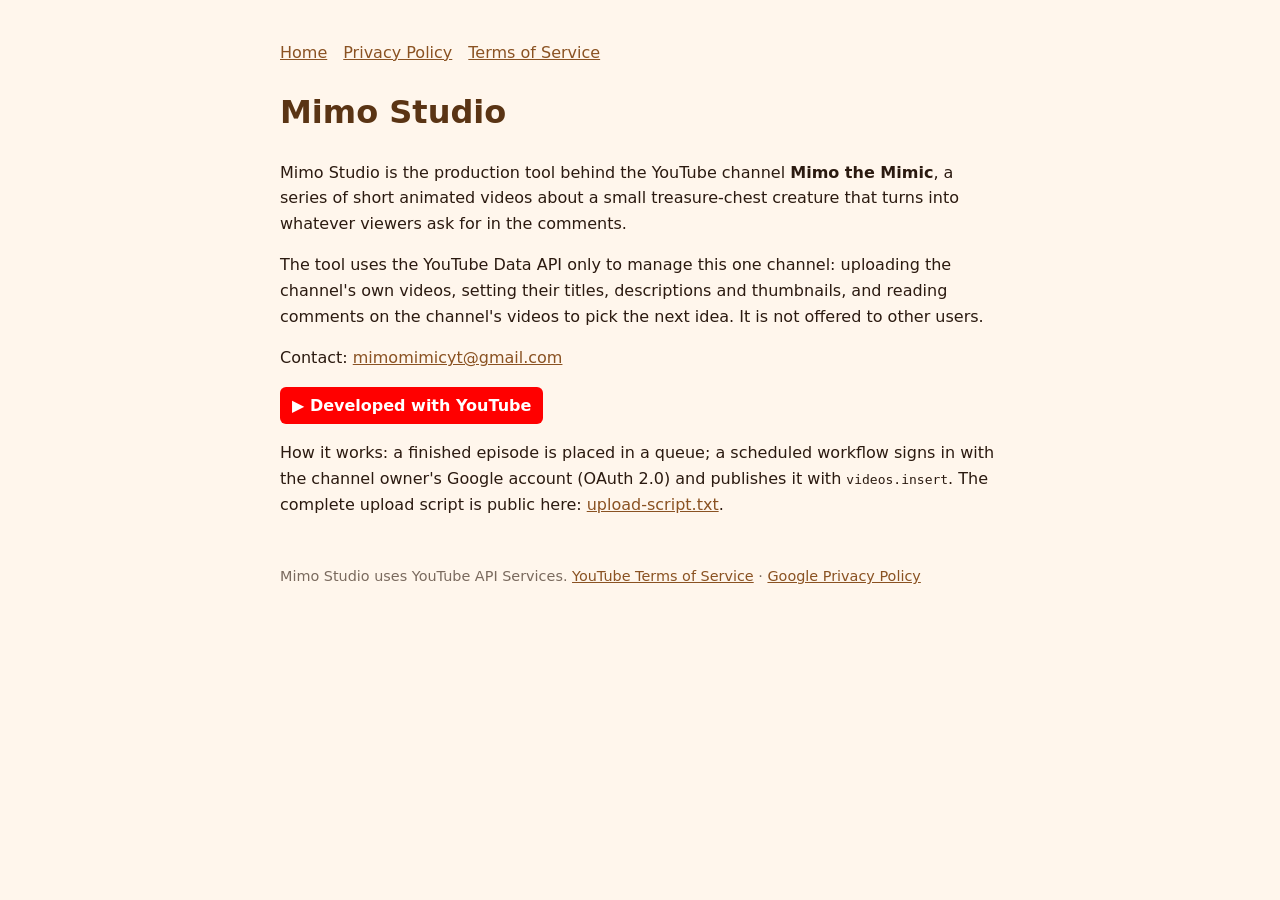
<file: index.html>
<!DOCTYPE html><html lang="en"><head><meta charset="utf-8"><meta name="viewport" content="width=device-width,initial-scale=1">
<title>Mimo Studio</title><link rel="stylesheet" href="style.css"></head><body>
<nav><a href="./">Home</a><a href="privacy.html">Privacy Policy</a><a href="terms.html">Terms of Service</a></nav>
<h1>Mimo Studio</h1>
<p>Mimo Studio is the production tool behind the YouTube channel <strong>Mimo the Mimic</strong>, a series of short animated videos about a small treasure-chest creature that turns into whatever viewers ask for in the comments.</p>
<p>The tool uses the YouTube Data API only to manage this one channel: uploading the channel's own videos, setting their titles, descriptions and thumbnails, and reading comments on the channel's videos to pick the next idea. It is not offered to other users.</p>
<p>Contact: <a href="mailto:mimomimicyt@gmail.com">mimomimicyt@gmail.com</a></p>
<p class="yt-badge"><span style="display:inline-block;background:#ff0000;color:#fff;font-weight:700;padding:6px 12px;border-radius:6px">&#9654; Developed with YouTube</span></p>
<p>How it works: a finished episode is placed in a queue; a scheduled workflow signs in with the channel owner's Google account (OAuth 2.0) and publishes it with <code>videos.insert</code>. The complete upload script is public here: <a href="upload-script.txt">upload-script.txt</a>.</p>
<footer>Mimo Studio uses YouTube API Services. <a href="https://www.youtube.com/t/terms">YouTube Terms of Service</a> · <a href="https://policies.google.com/privacy">Google Privacy Policy</a></footer>
</body></html>
</file>
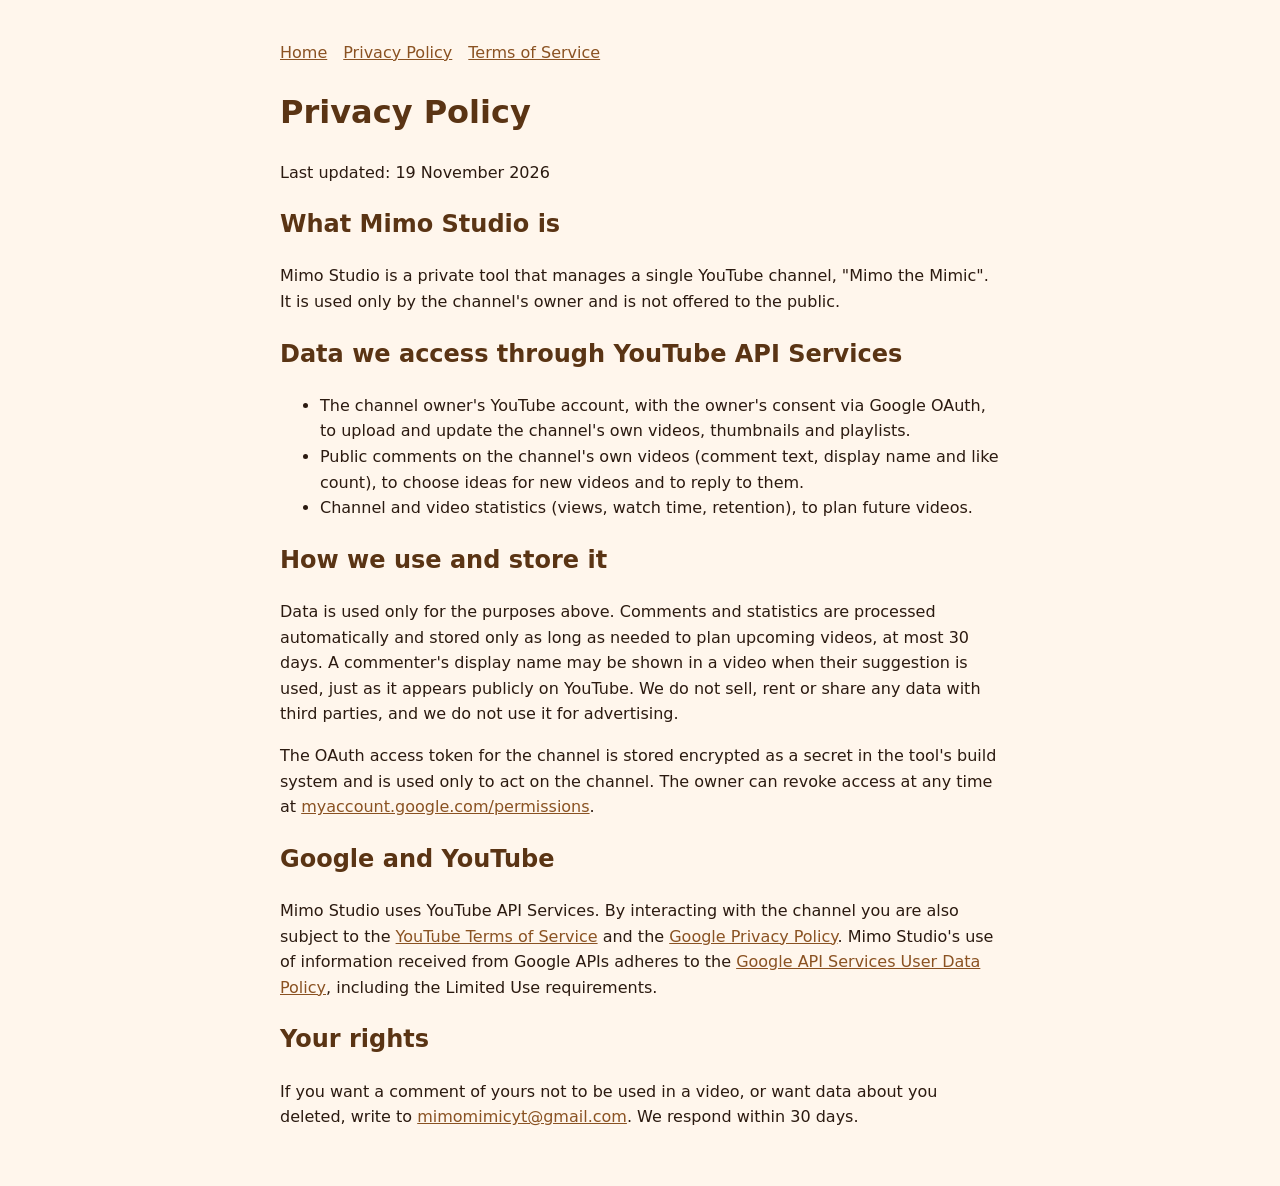
<file: privacy.html>
<!DOCTYPE html><html lang="en"><head><meta charset="utf-8"><meta name="viewport" content="width=device-width,initial-scale=1">
<title>Privacy Policy – Mimo Studio</title><link rel="stylesheet" href="style.css"></head><body>
<nav><a href="./">Home</a><a href="privacy.html">Privacy Policy</a><a href="terms.html">Terms of Service</a></nav>
<h1>Privacy Policy</h1>
<p>Last updated: 19 November 2026</p>
<h2>What Mimo Studio is</h2>
<p>Mimo Studio is a private tool that manages a single YouTube channel, "Mimo the Mimic". It is used only by the channel's owner and is not offered to the public.</p>
<h2>Data we access through YouTube API Services</h2>
<ul>
<li>The channel owner's YouTube account, with the owner's consent via Google OAuth, to upload and update the channel's own videos, thumbnails and playlists.</li>
<li>Public comments on the channel's own videos (comment text, display name and like count), to choose ideas for new videos and to reply to them.</li>
<li>Channel and video statistics (views, watch time, retention), to plan future videos.</li>
</ul>
<h2>How we use and store it</h2>
<p>Data is used only for the purposes above. Comments and statistics are processed automatically and stored only as long as needed to plan upcoming videos, at most 30 days. A commenter's display name may be shown in a video when their suggestion is used, just as it appears publicly on YouTube. We do not sell, rent or share any data with third parties, and we do not use it for advertising.</p>
<p>The OAuth access token for the channel is stored encrypted as a secret in the tool's build system and is used only to act on the channel. The owner can revoke access at any time at <a href="https://myaccount.google.com/permissions">myaccount.google.com/permissions</a>.</p>
<h2>Google and YouTube</h2>
<p>Mimo Studio uses YouTube API Services. By interacting with the channel you are also subject to the <a href="https://www.youtube.com/t/terms">YouTube Terms of Service</a> and the <a href="https://policies.google.com/privacy">Google Privacy Policy</a>. Mimo Studio's use of information received from Google APIs adheres to the <a href="https://developers.google.com/terms/api-services-user-data-policy">Google API Services User Data Policy</a>, including the Limited Use requirements.</p>
<h2>Your rights</h2>
<p>If you want a comment of yours not to be used in a video, or want data about you deleted, write to <a href="mailto:mimomimicyt@gmail.com">mimomimicyt@gmail.com</a>. We respond within 30 days.</p>
</body></html>
</file>
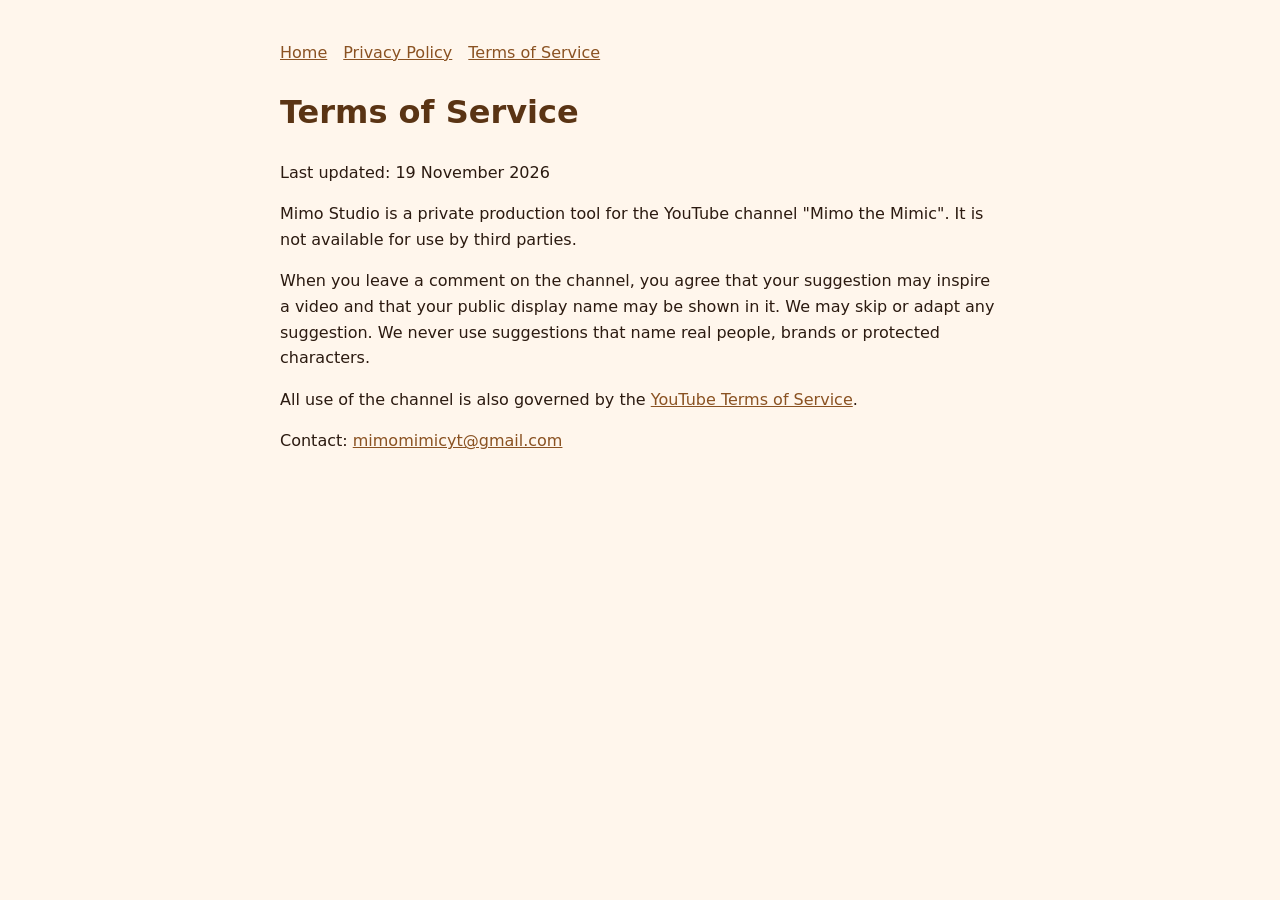
<file: terms.html>
<!DOCTYPE html><html lang="en"><head><meta charset="utf-8"><meta name="viewport" content="width=device-width,initial-scale=1">
<title>Terms of Service – Mimo Studio</title><link rel="stylesheet" href="style.css"></head><body>
<nav><a href="./">Home</a><a href="privacy.html">Privacy Policy</a><a href="terms.html">Terms of Service</a></nav>
<h1>Terms of Service</h1>
<p>Last updated: 19 November 2026</p>
<p>Mimo Studio is a private production tool for the YouTube channel "Mimo the Mimic". It is not available for use by third parties.</p>
<p>When you leave a comment on the channel, you agree that your suggestion may inspire a video and that your public display name may be shown in it. We may skip or adapt any suggestion. We never use suggestions that name real people, brands or protected characters.</p>
<p>All use of the channel is also governed by the <a href="https://www.youtube.com/t/terms">YouTube Terms of Service</a>.</p>
<p>Contact: <a href="mailto:mimomimicyt@gmail.com">mimomimicyt@gmail.com</a></p>
</body></html>
</file>
<file: style.css>
body{font-family:system-ui,-apple-system,Segoe UI,Roboto,sans-serif;max-width:720px;margin:0 auto;padding:40px 20px;line-height:1.6;color:#2b1a10;background:#fff6ec}
h1,h2{color:#5a3414}a{color:#8a5222}nav a{margin-right:16px}footer{margin-top:48px;font-size:.9em;color:#7a6a5e}
</file>
